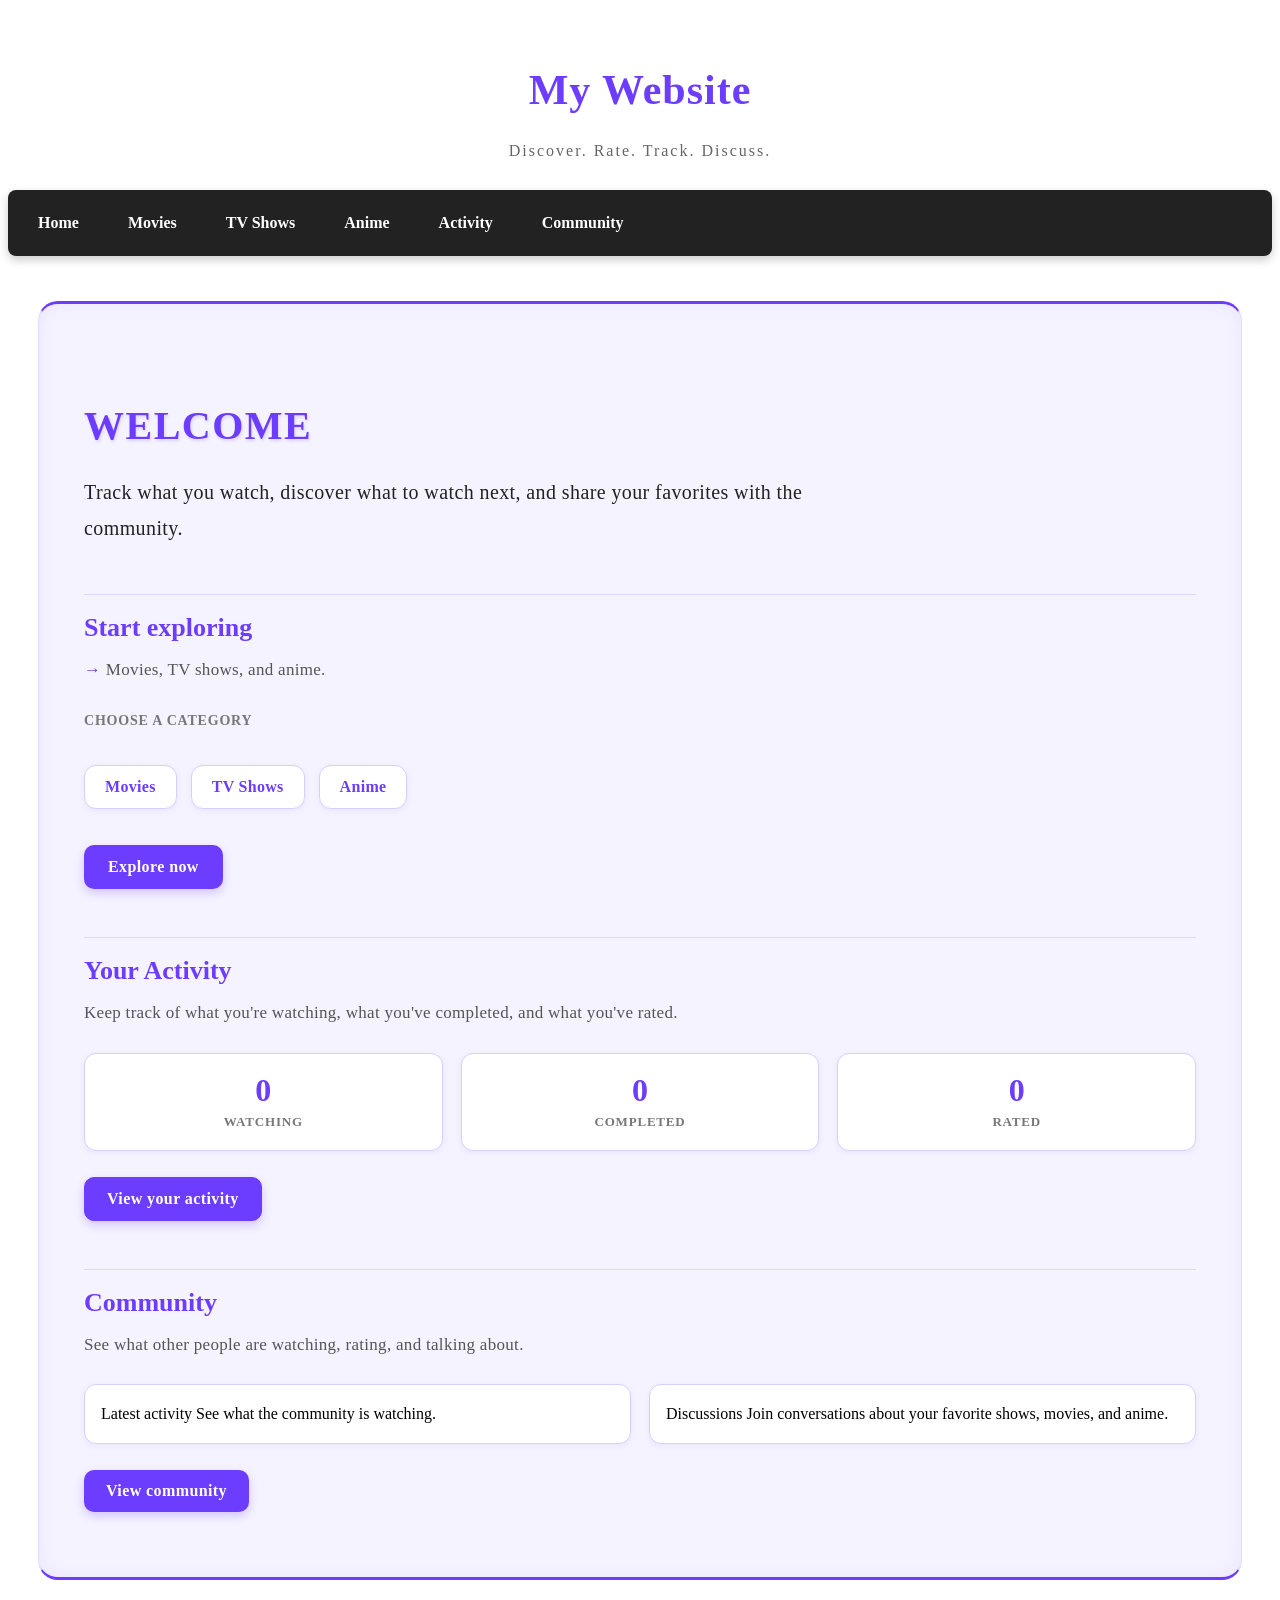
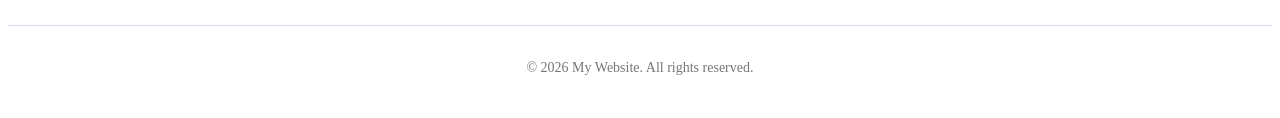
<file: index.html>
<!DOCTYPE html>
<html>
<head>
    <link rel="stylesheet" href="style.css">
    <title>My Website</title>
    
</head>

<body>

<header class="site-header">
    <h1>My Website</h1>
    <p>Discover. Rate. Track. Discuss.</p>
</header>
<nav>
    <a href="index.html">Home</a>
    <a href="movies.html">Movies</a>
    <a href="#">TV Shows</a>
    <a href="#">Anime</a>
    <a href="#">Activity</a>
    <a href="#">Community</a>
</nav>
    <main>
        <h2>Welcome</h2>
   <p>Track what you watch, discover what to watch next, and share your favorites with the community.</p>
          <h3>Start exploring</h3>
<p class="explore-text">Movies, TV shows, and anime.</p>
<p class="category-label">Choose a category</p>
<div class="category-links">
  <a href="#">Movies</a>
  <a href="#">TV Shows</a>
  <a href="#">Anime</a>
</div>

<a href="#" class="explore-button">Explore now</a>
  <h3 class="activity-heading">Your Activity</h3>

<p class="activity-text">
  Keep track of what you're watching, what you've completed, and what you've rated.
</p>

<div class="activity-preview">
  <div class="activity-item">
    <span class="activity-number">0</span>
    <span class="activity-label">Watching</span>
  </div>

  <div class="activity-item">
    <span class="activity-number">0</span>
    <span class="activity-label">Completed</span>
  </div>

  <div class="activity-item">
    <span class="activity-number">0</span>
    <span class="activity-label">Rated</span>
  </div>
</div>

<a href="#" class="activity-button">View your activity</a>   
   <h3 class="community-heading">Community</h3>

<p class="community-text">
  See what other people are watching, rating, and talking about.
</p>

<div class="community-preview">
  <div class="community-item">
    <span class="community-title">Latest activity</span>
    <span class="community-detail">See what the community is watching.</span>
  </div>

  <div class="community-item">
    <span class="community-title">Discussions</span>
    <span class="community-detail">Join conversations about your favorite shows, movies, and anime. </span>
  </div>
</div>

<a href="#" class="community-button">View community</a>     
    </main>
<footer>
  <p>© 2026 My Website. All rights reserved.</p>
</footer>
</body>
</html>
</file>
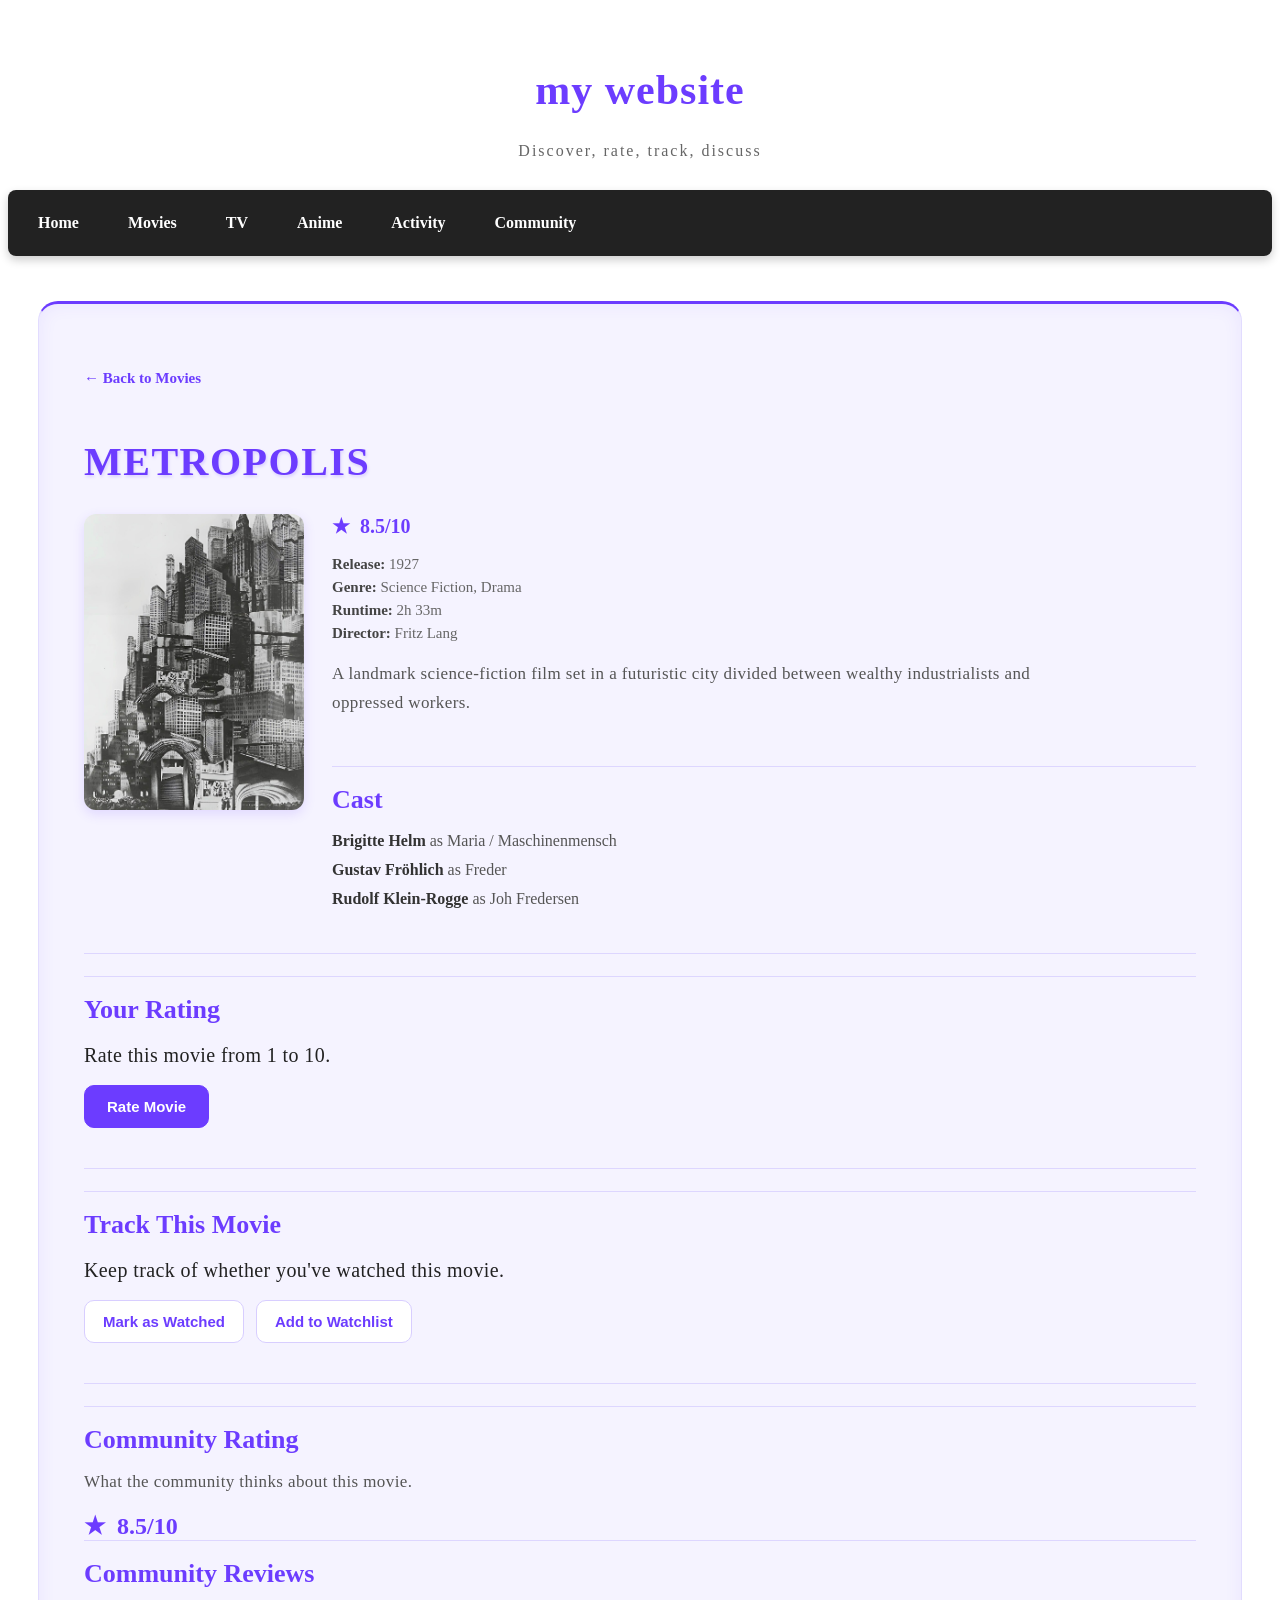
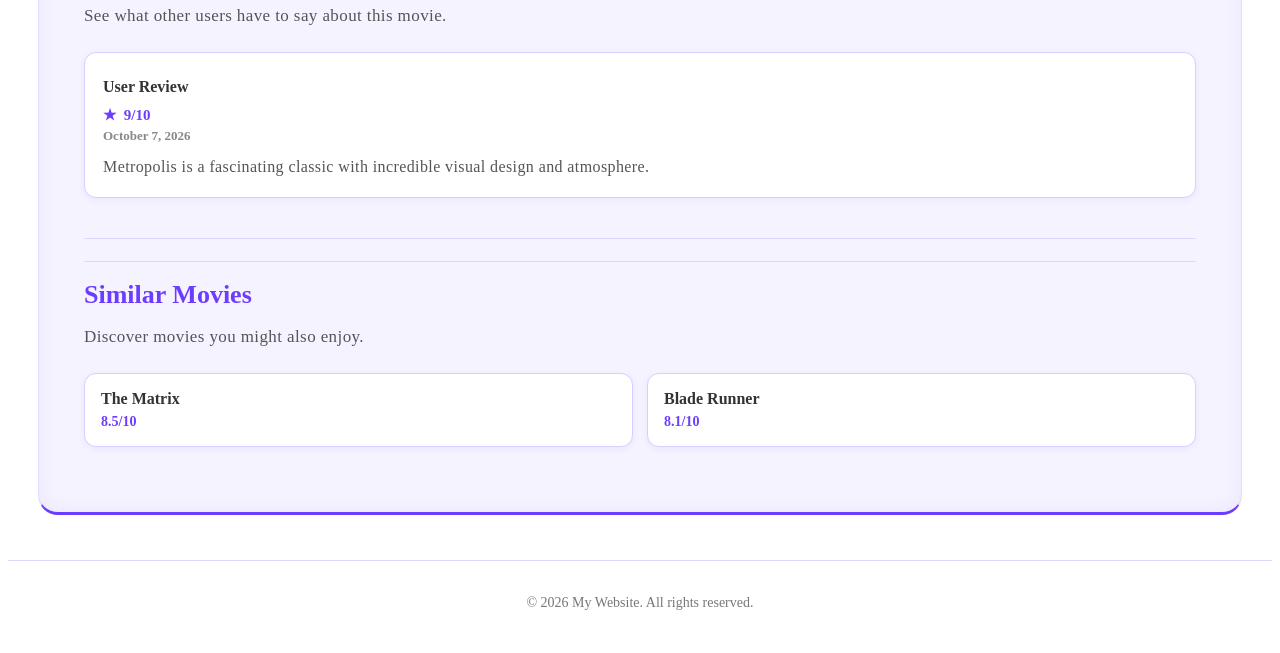
<file: metropolis.html>
<!DOCTYPE html>
<html>
<head>
  <meta name="viewport" content="width=device-width, initial-scale=1.0">
  <title>Metropolis - My Website</title>
  <link rel="stylesheet" href="style.css?v=12">
</head>

<body>

  <header class="site-header">
    <h1>my website</h1>
    <p>Discover, rate, track, discuss</p>
  </header>

  <nav>
    <a href="index.html">Home</a>
    <a href="movies.html">Movies</a>
    <a href="#">TV</a>
    <a href="#">Anime</a>
    <a href="#">Activity</a>
    <a href="#">Community</a>
  </nav>

  <main>
    <a href="movies.html" class="back-to-movies">← Back to Movies</a>

    <h2>Metropolis</h2>

<div class="movie-detail">

  <div class="movie-detail-poster">
    <img src="images/Boris_Bilinski_-_Filmplakat_für_Metropolis_restored.jpg" alt="Metropolis poster">
  </div>

  <div class="movie-detail-info">
    <div class="movie-detail-rating">
  <span>★</span> 8.5/10
</div>

<div class="movie-detail-meta">
  <span><strong>Release:</strong> 1927</span>
  <span><strong>Genre:</strong> Science Fiction, Drama</span>
  <span><strong>Runtime:</strong> 2h 33m</span>
  <span><strong>Director:</strong> Fritz Lang</span>
</div>

<p>
  A landmark science-fiction film set in a futuristic city divided between wealthy industrialists and oppressed workers.
</p>
    <h3>Cast</h3>

<div class="movie-cast">
  <strong>Brigitte Helm</strong> as Maria / Maschinenmensch<br>
  <strong>Gustav Fröhlich</strong> as Freder<br>
  <strong>Rudolf Klein-Rogge</strong> as Joh Fredersen
</div>
  </div>

</div>
</div>

<div class="your-rating">
  <h3>Your Rating</h3>
  <p>Rate this movie from 1 to 10.</p>
  <button>Rate Movie</button>
</div>

<div class="movie-tracking">
  <h3>Track This Movie</h3>
  <p>Keep track of whether you've watched this movie.</p>
  <button>Mark as Watched</button>
  <button>Add to Watchlist</button>
</div>

    <div class="community-rating">
  <h3>Community Rating</h3>
  <p>What the community thinks about this movie.</p>
  <div class="community-score">
    <span>★</span> 8.5/10
    <div class="community-reviews">
  <h3>Community Reviews</h3>
  <p>See what other users have to say about this movie.</p>

  <div class="review-card">
  <strong>User Review</strong>

  <div class="review-rating">
    <span>★</span> 9/10
  </div>

    <div class="review-date">
  October 7, 2026
    </div>
  <p>Metropolis is a fascinating classic with incredible visual design and atmosphere.</p>
</div>
    </div>
  </div>
    </div>
  <div class="similar-movies">
  <h3>Similar Movies</h3>
  <p>Discover movies you might also enjoy.</p>

  <div class="similar-movie-grid">
    <a href="#" class="similar-movie-card">
      <strong>The Matrix</strong>
      <span>8.5/10</span>
    </a>

    <a href="#" class="similar-movie-card">
      <strong>Blade Runner</strong>
      <span>8.1/10</span>
    </a>
  </div>
  </div>
  </main>

  <footer>
    <p>© 2026 My Website. All rights reserved.</p>
  </footer>

</body>
</html>
</file>
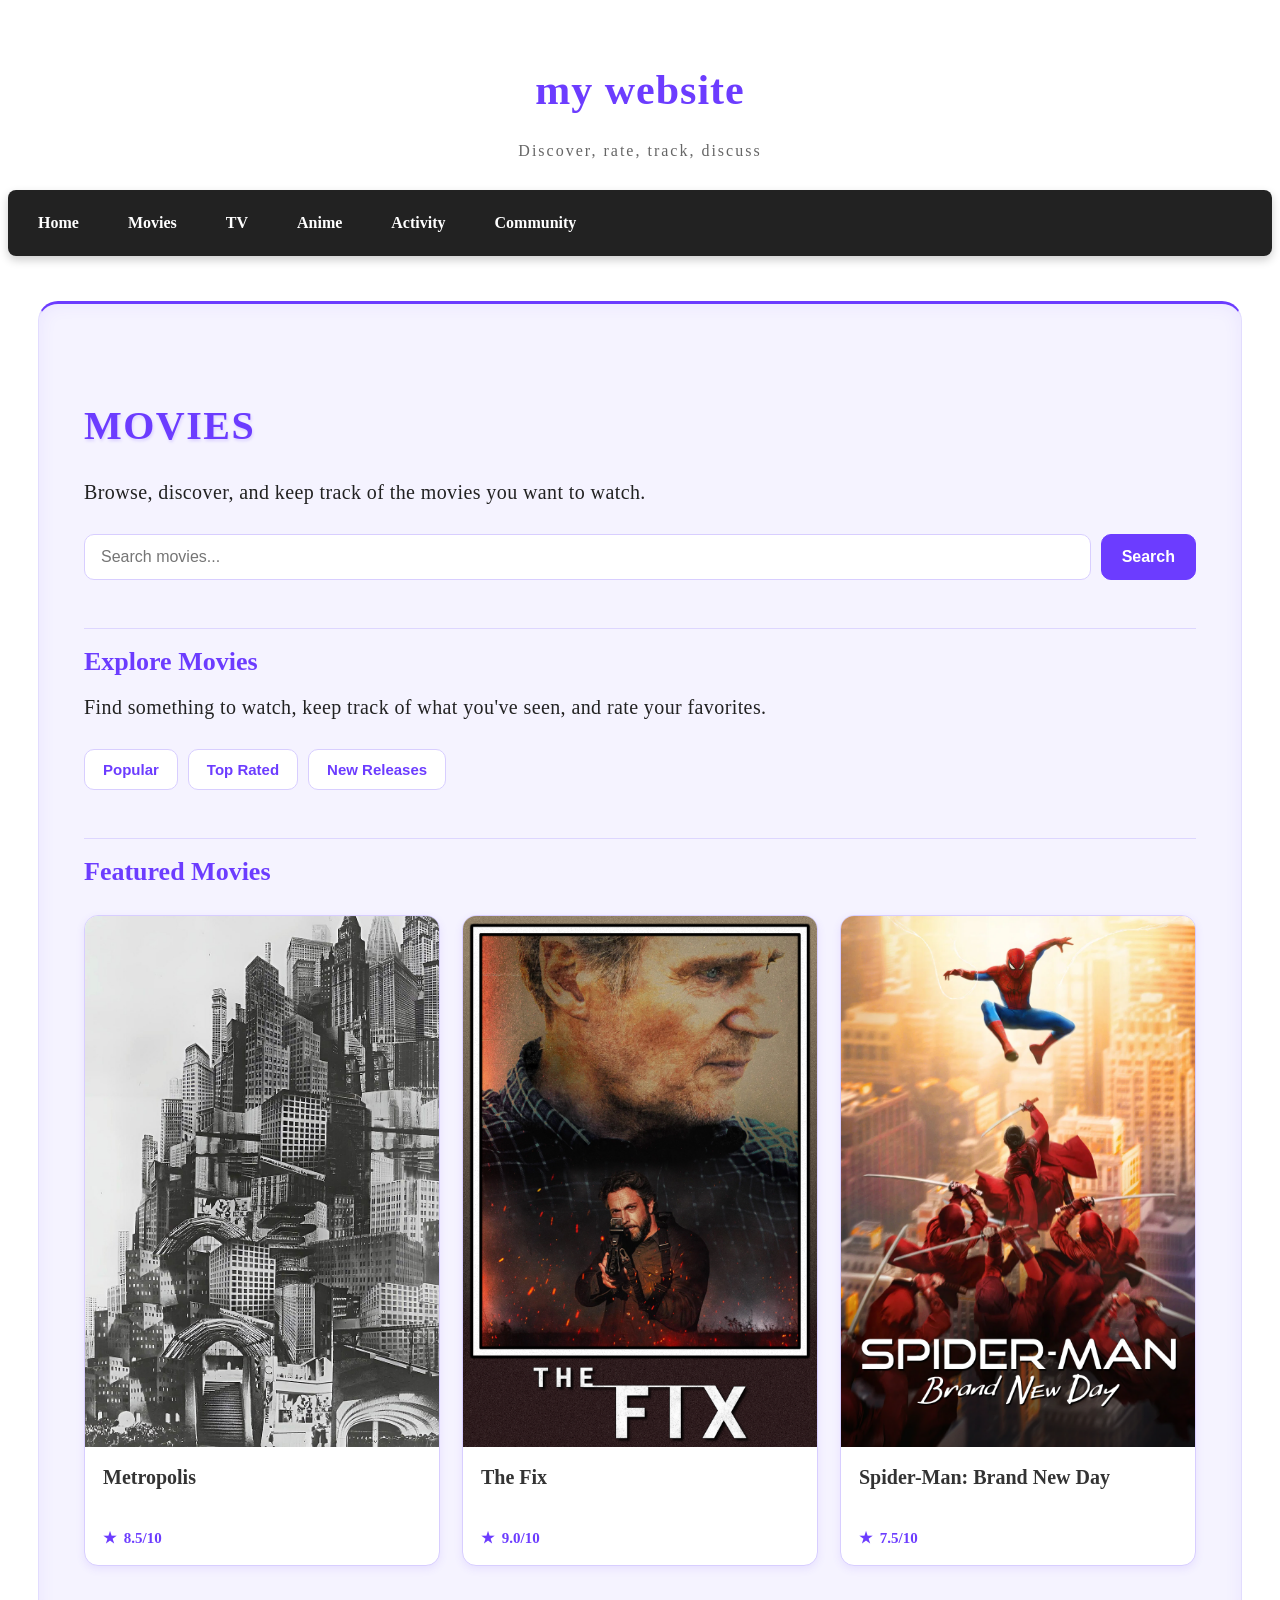
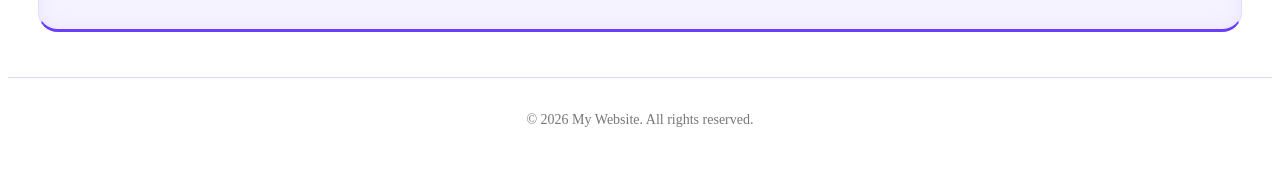
<file: movies.html>
<!DOCTYPE html>
<html>
<head>
  <meta name="viewport" content="width=device-width, initial-scale=1.0">
  <title>Movies - My Website</title>
  <link rel="stylesheet" href="style.css?v=4">
</head>
<body>

  <header class="site-header">
    <h1>my website</h1>
    <p>Discover, rate, track, discuss</p>
  </header>

  <nav>
    <a href="index.html">Home</a>
    <a href="movies.html">Movies</a>
    <a href="#">TV</a>
    <a href="#">Anime</a>
    <a href="#">Activity</a>
    <a href="#">Community</a>
  </nav>

  <main>

  <h2>Movies</h2>

<p>
  Browse, discover, and keep track of the movies you want to watch.
</p>

<div class="movie-search">
  <input type="text" placeholder="Search movies...">
  <button>Search</button>
</div>

<h3>Explore Movies</h3>

  <p>
    Find something to watch, keep track of what you've seen, and rate your favorites.
  </p>

  <div class="movie-filters">
  <button>Popular</button>
  <button>Top Rated</button>
  <button>New Releases</button>
</div>
<h3 id="popular">Featured Movies</h3>

<div class="movie-grid">

  <a href="metropolis.html" class="movie-card">
  <div class="movie-poster">
    <img src="images/Boris_Bilinski_-_Filmplakat_für_Metropolis_restored.jpg" alt="Metropolis poster">
  </div>
  <div class="movie-info">
    <h4>Metropolis</h4>
    <div class="movie-rating">
      <span>★</span> 8.5/10
    </div>
  </div>
</a>

  <a href="#" class="movie-card">
  <div class="movie-poster">
    <img src="images/The Fix (2026).png" alt="The Fix poster">
  </div>   
  <div class="movie-info">
    <h4>The Fix</h4>
    <div class="movie-rating">
      <span>★</span> 9.0/10
    </div>
  </div>
</a>

  <a href="#" class="movie-card">
  <div class="movie-poster">
    <img src="images/Spider-Man- Brand New Day (2026).png" alt="Spider-Man: Brand New Day poster">
  </div>   
  <div class="movie-info">
    <h4>Spider-Man: Brand New Day</h4>     
    <div class="movie-rating">
      <span>★</span> 7.5/10
    </div>
  </div>
</a>

</div>

</main>

  <footer>
    <p>© 2026 My Website. All rights reserved.</p>
  </footer>

</body>
</html>
</file>
<file: style.css>
nav {
  background-color: #222;
  padding: 16px 18px;
  border-radius: 8px;
  box-shadow: 0 4px 10px rgba(0, 0, 0, 0.2);
  display: flex;
  gap: 10px;
  align-items: center;
}

    nav a {
  color: white;
  margin-right: 15px;
  text-decoration: none;
  padding: 8px 12px;
  border-radius: 6px;
  transition: background-color 0.2s ease, transform 0.15s ease;
  font-weight: 600;
}

nav a:hover {
  background-color: #6c3cff;
  color: white;
  transform: translateY(-2px);
}
    .site-header {
        text-align: center;
        padding: 30px 10px;
    }

    .site-header h1 {
    font-size: 42px;
    letter-spacing: 1px;
    color: #6c3cff;
}  

 .site-header p {
    margin: 8px 0 0;
    color: #666;
    font-size: 16px;
    letter-spacing: 2px;
}   

    main h2 {
  font-size: 40px;
  color: #6c3cff;
  margin-top: 4;
  margin-bottom: 24px;
  letter-spacing: 0.5px;
  line-height: 1.2; 
          text-transform: uppercase;
  font-weight: 800;
      text-shadow: 1px 2px 3px rgba(108, 60, 255, 0.18);    
  letter-spacing: 1.5px;
}
  main h3 {
  font-size: 26px;
  color: #6c3cff;
  margin-top: 48px;
  margin-bottom: 12px;
  padding-top: 18px;
  border-top: 1px solid #ddd6ff;
}
  .explore-text {
  font-size: 17px;
  color: #555;
  margin: 0;
  letter-spacing: 0.3px;
  }  
    .category-label {
  font-size: 14px;
  color: #777;
  margin-top: 22px;
  margin-bottom: 10px;
  font-weight: 700;
  letter-spacing: 0.8px;
  text-transform: uppercase;
       
    }    
      .explore-text::before {
  content: "→ ";
  color: #6c3cff;
  font-weight: 700;
}  
   .category-links {
  display: flex;
  gap: 14px;
  margin-top: 24px;
  margin-bottom: 4px;
  flex-wrap: wrap;
  padding: 8px 0;
}

.movie-filters {
  display: flex;
  gap: 10px;
  margin-top: 24px;
  margin-bottom: 28px;
  flex-wrap: wrap;
}

.movie-filters button {
  padding: 11px 18px;
  background-color: white;
  color: #6c3cff;
  border: 1px solid #d8ceff;
  border-radius: 10px;
  font-size: 15px;
  font-weight: 700;
  cursor: pointer;
  transition: background-color 0.2s ease, transform 0.2s ease, box-shadow 0.2s ease;
}

.movie-filters button:hover {
  background-color: #faf9ff;
  transform: translateY(-2px);
  box-shadow: 0 5px 10px rgba(108, 60, 255, 0.15);
}
.category-links a {
  padding: 12px 20px;
  background-color: white;
  color: #6c3cff;
  text-decoration: none;
  border: 1px solid #d8ceff;
  border-radius: 12px;
  font-weight: 600;
  letter-spacing: 0.3px;
  transition: transform 0.2s ease, box-shadow 0.2s ease;
  box-shadow: 0 2px 6px rgba(108, 60, 255, 0.08);
}
   .category-links a:hover {
  transform: translateY(-4px);
  box-shadow: 0 7px 14px rgba(108, 60, 255, 0.22);
  background-color: #faf9ff;
}
   .explore-button {
  display: inline-block;
  margin-top: 24px;
  padding: 13px 24px;
  background-color: #6c3cff;
  color: white;
  text-decoration: none;
  border-radius: 10px;
  transition: background-color 0.2s ease, transform 0.2s ease, box-shadow 0.2s ease;
  box-shadow: 0 4px 10px rgba(108, 60, 255, 0.25);
  font-weight: 700;
  letter-spacing: 0.4px;
}   
    .explore-button:hover {
  background-color: #5428d6;
  transform: translateY(-2px);
    }    

  main p {
  font-size: 20px;
  line-height: 1.8;
  margin: 0;
 max-width: 750px;
  letter-spacing: 0.4px;
        color: #222;
  font-weight: 450;
  margin-top: 8px;
}
      main {
  padding: 65px 45px;
  background-color: #f5f3ff;
  border: 1px solid #e2dcff;
  border-radius: 20px;
  margin: 45px 30px;
  box-shadow: 0 8px 20px rgba(108, 60, 255, 0.16);
            position: relative;
  overflow: hidden;
    transition: transform 0.2s ease, box-shadow 0.2s ease;
  cursor: default;
  will-change: transform;
            border-top: 3px solid #6c3cff;
  border-bottom: 3px solid #6c3cff;
  box-sizing: border-box;
            box-shadow: inset 0 0 18px rgba(108, 60, 255, 0.08);
}

        main:hover {
  transform: translateY(-3px);
      transition: transform 0.2s ease;
  will-change: transform;        
  box-shadow: 0 10px 22px rgba(108, 60, 255, 0.16);
        }
 .activity-heading {
  font-size: 26px;
  color: #6c3cff;
  margin-top: 48px;
  margin-bottom: 12px;
  padding-top: 18px;
  border-top: 1px solid #ddd6ff;
}

.activity-text {
  font-size: 17px;
  color: #555;
  margin: 0;
  letter-spacing: 0.3px;
}

.activity-preview {
  display: flex;
  gap: 18px;
  margin-top: 24px;
  flex-wrap: wrap;
}

.activity-item {
  flex: 1;
  min-width: 120px;
  padding: 20px 16px;
  background-color: white;
  border: 1px solid #d8ceff;
  border-radius: 12px;
  text-align: center;
  box-shadow: 0 2px 6px rgba(108, 60, 255, 0.08);
  transition: transform 0.2s ease, box-shadow 0.2s ease;
}
   .activity-item:hover {
  transform: translateY(-3px);
  box-shadow: 0 6px 12px rgba(108, 60, 255, 0.16);
   }     

.activity-number {
  display: block;
  font-size: 32px;
  font-weight: 800;
  color: #6c3cff;
  line-height: 1;
}

.activity-label {
  display: block;
  margin-top: 8px;
  font-size: 13px;
  color: #777;
  font-weight: 700;
  letter-spacing: 0.8px;
  text-transform: uppercase;
}

.activity-button {
  display: inline-block;
  margin-top: 26px;
  padding: 12px 22px;
  background-color: #6c3cff;
  color: white;
  text-decoration: none;
  border: 1px solid #6c3cff;
  border-radius: 10px;
  font-weight: 700;
  letter-spacing: 0.4px;
  transition: background-color 0.2s ease, transform 0.2s ease, box-shadow 0.2s ease;
  box-shadow: 0 4px 10px rgba(108, 60, 255, 0.25);
}

.activity-button:hover {
  background-color: #5428d6;
  color: white;
  transform: translateY(-2px);
  box-shadow: 0 6px 14px rgba(108, 60, 255, 0.3);
}
  .community-heading {
  font-size: 26px;
  color: #6c3cff;
  margin-top: 48px;
  margin-bottom: 12px;
  padding-top: 18px;
  border-top: 1px solid #ddd6ff;
  } 
  .community-text {
  font-size: 17px;
  color: #555;
  margin: 0;
  letter-spacing: 0.3px;
  }  
   .community-preview {
  display: flex;
  gap: 18px;
  margin-top: 24px;
  flex-wrap: wrap;
   }    
    .community-item {
  flex: 1;
  min-width: 180px;
  padding: 20px 16px;
  background-color: white;
  border: 1px solid #d8ceff;
  border-radius: 12px;
  box-shadow: 0 2px 6px rgba(108, 60, 255, 0.08);
  transition: transform 0.2s ease, box-shadow 0.2s ease;
} 
  .community-item:hover {
  transform: translateY(-3px);
  box-shadow: 0 6px 12px rgba(108, 60, 255, 0.16);
  }   
   .community-button {
  display: inline-block;
  margin-top: 26px;
  padding: 12px 22px;
  background-color: #6c3cff;
  color: white;
  text-decoration: none;
  border-radius: 10px;
  font-weight: 700;
  letter-spacing: 0.4px;
  transition: background-color 0.2s ease, transform 0.2s ease, box-shadow 0.2s ease;
  box-shadow: 0 4px 10px rgba(108, 60, 255, 0.25);
   }  
   .community-button:hover {
  background-color: #5428d6;
  transform: translateY(-2px);
  box-shadow: 0 6px 14px rgba(108, 60, 255, 0.3);
   }  
.movie-grid {
  display: grid;
  grid-template-columns: repeat(3, 1fr);
  gap: 22px;
  margin-top: 28px;
}
.movie-search {
  display: flex;
  gap: 10px;
  margin-top: 24px;
  margin-bottom: 28px;
}

.movie-search input {
  flex: 1;
  min-width: 0;
  padding: 13px 16px;
  border: 1px solid #d8ceff;
  border-radius: 10px;
  font-size: 16px;
  outline: none;
  box-sizing: border-box;
}

.movie-search input:focus {
  border-color: #6c3cff;
  box-shadow: 0 0 0 3px rgba(108, 60, 255, 0.1);
}

.movie-search button {
  padding: 13px 20px;
  background-color: #6c3cff;
  color: white;
  border: 1px solid #6c3cff;
  border-radius: 10px;
  font-size: 16px;
  font-weight: 700;
  cursor: pointer;
}

.movie-search button:hover {
  background-color: #5428d6;
  transform: translateY(-2px);
}
@media (max-width: 1000px) {
  html,
  body {
    width: 100%;
    max-width: 100%;
    overflow-x: hidden;
  }

  main {
    width: calc(100% - 30px);
    max-width: 100%;
    padding: 40px 22px;
    margin: 25px 15px;
  }

  .site-header h1 {
    font-size: 34px;
  }

  main h2 {
    font-size: 32px;
  }

  main h3 {
    font-size: 23px;
  }

  .category-links {
    gap: 10px;
  }

  .category-links a {
    padding: 10px 16px;
  }

  .activity-preview {
    gap: 12px;
  }

  .community-preview {
    gap: 12px;
  }

  .movie-grid {
  grid-template-columns: repeat(2, 1fr);
  width: 100%;
}

  .movie-card {
    width: 100%;
    min-width: 0;
  }
  .movie-info h4 {
  font-size: 15px;
  white-space: normal;
  word-break: normal;
  overflow-wrap: normal;
  
}
}
 footer {
  margin-top: 30px;
  padding: 20px;
  text-align: center;
  color: #777;
  font-size: 14px;
  border-top: 1px solid #ddd6ff;
 }       

.movie-card {
    text-decoration: none;
  background-color: white;
    cursor: pointer;
  border: 1px solid #d8ceff;
  border-radius: 14px;
  overflow: hidden;
    display: flex;
  flex-direction: column;
    height: 100%;
  box-shadow: 0 3px 8px rgba(108, 60, 255, 0.1);
  transition: transform 0.2s ease, box-shadow 0.2s ease;
}

.movie-card:hover {
  transform: translateY(-5px);
  box-shadow: 0 8px 16px rgba(108, 60, 255, 0.18);
}

.movie-detail {
  display: flex;
  gap: 28px;
  margin-top: 28px;
  align-items: flex-start;
}

.movie-detail-poster {
  width: 220px;
  flex-shrink: 0;
}

.movie-detail-poster img {
  width: 100%;
  height: auto;
  display: block;
  border-radius: 12px;
  box-shadow: 0 4px 12px rgba(108, 60, 255, 0.15);
}

.movie-detail-info {
  flex: 1;
}

.movie-detail-rating {
  font-size: 20px;
  font-weight: 700;
  color: #6c3cff;
  margin-bottom: 18px;
}

.movie-detail-rating span {
  margin-right: 5px;
}

.movie-detail-info p {
  margin: 0;
  font-size: 17px;
  line-height: 1.7;
  color: #555;
}
.movie-poster {
  aspect-ratio: 2 / 3 !important;
  display: flex;
  align-items: center;
  justify-content: center;
  background-color: #eeeaff;
  color: #8a7bb8;
  font-size: 14px;
  font-weight: 700;
  letter-spacing: 1px;
  text-transform: uppercase;
}

.movie-poster img {
  width: 100%;
  height: 100%;
  object-fit: cover;
  display: block;
}

.movie-info {
  padding: 18px;
  display: flex;
  flex-direction: column;
  flex: 1;
}

.movie-info h4 {
  margin: 0;
  font-size: 20px;
  color: #333;
  line-height: 1.25;
  min-height: 50px;
  width: auto;
  overflow-wrap: normal;
  word-break: normal;

  display: -webkit-box;
  -webkit-box-orient: vertical;
  -webkit-line-clamp: 3;
  overflow: hidden;
}

.movie-info p {
  margin: 10px 0 14px;
  font-size: 14px;
  line-height: 1.5;
  color: #666;
}

.movie-rating {
  margin-top: auto;
  padding-top: 12px;
  font-size: 15px;
  font-weight: 700;
  color: #6c3cff;
}

.movie-rating span {
  margin-right: 4px;
}

.movie-detail-meta {
  display: flex;
  flex-direction: column;
  gap: 6px;
  margin-bottom: 18px;
  font-size: 15px;
  color: #666;
}

.movie-detail-meta strong {
  color: #444;
}
@media (max-width: 600px) {
  .movie-detail {
    flex-direction: column;
    align-items: center;
  }

  .movie-detail-poster {
    width: 180px;
  }

  .movie-detail-info {
    width: 100%;
  }
}

.movie-cast {
  font-size: 16px;
  color: #555;
  line-height: 1.8;
  margin-top: 8px;
}

.movie-cast strong {
  color: #333;
}

.your-rating {
  margin-top: 40px;
  padding-top: 22px;
  border-top: 1px solid #ddd6ff;
}

.your-rating h3 {
  margin-top: 0;
}

.your-rating button {
  margin-top: 12px;
  padding: 12px 22px;
  background-color: #6c3cff;
  color: white;
  border: 1px solid #6c3cff;
  border-radius: 10px;
  font-size: 15px;
  font-weight: 700;
  cursor: pointer;
}

.movie-tracking {
  margin-top: 40px;
  padding-top: 22px;
  border-top: 1px solid #ddd6ff;
}

.movie-tracking h3 {
  margin-top: 0;
}

.movie-tracking button {
  margin-top: 12px;
  margin-right: 8px;
  padding: 12px 18px;
  background-color: white;
  color: #6c3cff;
  border: 1px solid #d8ceff;
  border-radius: 10px;
  font-size: 15px;
  font-weight: 700;
  cursor: pointer;
}

.community-rating {
  margin-top: 40px;
  padding-top: 22px;
  border-top: 1px solid #ddd6ff;
}

.community-rating h3 {
  margin-top: 0;
}

.community-rating p {
  font-size: 17px;
  color: #555;
  margin-top: 8px;
}

.community-score {
  margin-top: 14px;
  font-size: 24px;
  font-weight: 800;
  color: #6c3cff;
}

.community-score span {
  margin-right: 5px;
}

.review-card {
  margin-top: 20px;
  padding: 18px;
  background-color: white;
  border: 1px solid #d8ceff;
  border-radius: 12px;
  box-shadow: 0 2px 6px rgba(108, 60, 255, 0.08);
}

.review-card strong {
  color: #333;
  font-size: 16px;
}

.review-card p {
  margin-top: 10px;
  font-size: 16px;
  line-height: 1.6;
  color: #555;
}

.review-rating {
  margin-top: 8px;
  font-size: 15px;
  font-weight: 700;
  color: #6c3cff;
}

.review-rating span {
  margin-right: 4px;
}

.review-date {
  margin-top: 4px;
  font-size: 13px;
  color: #888;
}

.similar-movies {
  margin-top: 40px;
  padding-top: 22px;
  border-top: 1px solid #ddd6ff;
}

.similar-movies h3 {
  margin-top: 0;
}

.similar-movies p {
  font-size: 17px;
  color: #555;
  margin-top: 8px;
}

.similar-movie-grid {
  display: grid;
  grid-template-columns: repeat(2, 1fr);
  gap: 14px;
  margin-top: 20px;
}

.similar-movie-card {
  display: flex;
  flex-direction: column;
  gap: 6px;
  padding: 16px;
  background-color: white;
  border: 1px solid #d8ceff;
  border-radius: 12px;
  text-decoration: none;
  box-shadow: 0 2px 6px rgba(108, 60, 255, 0.08);
}

.similar-movie-card strong {
  color: #333;
  font-size: 16px;
}

.similar-movie-card span {
  color: #6c3cff;
  font-size: 14px;
  font-weight: 700;
}

.back-to-movies {
  display: inline-block;
  margin-bottom: 18px;
  color: #6c3cff;
  text-decoration: none;
  font-size: 15px;
  font-weight: 700;
}

.back-to-movies:hover {
  text-decoration: underline;
}
</file>
